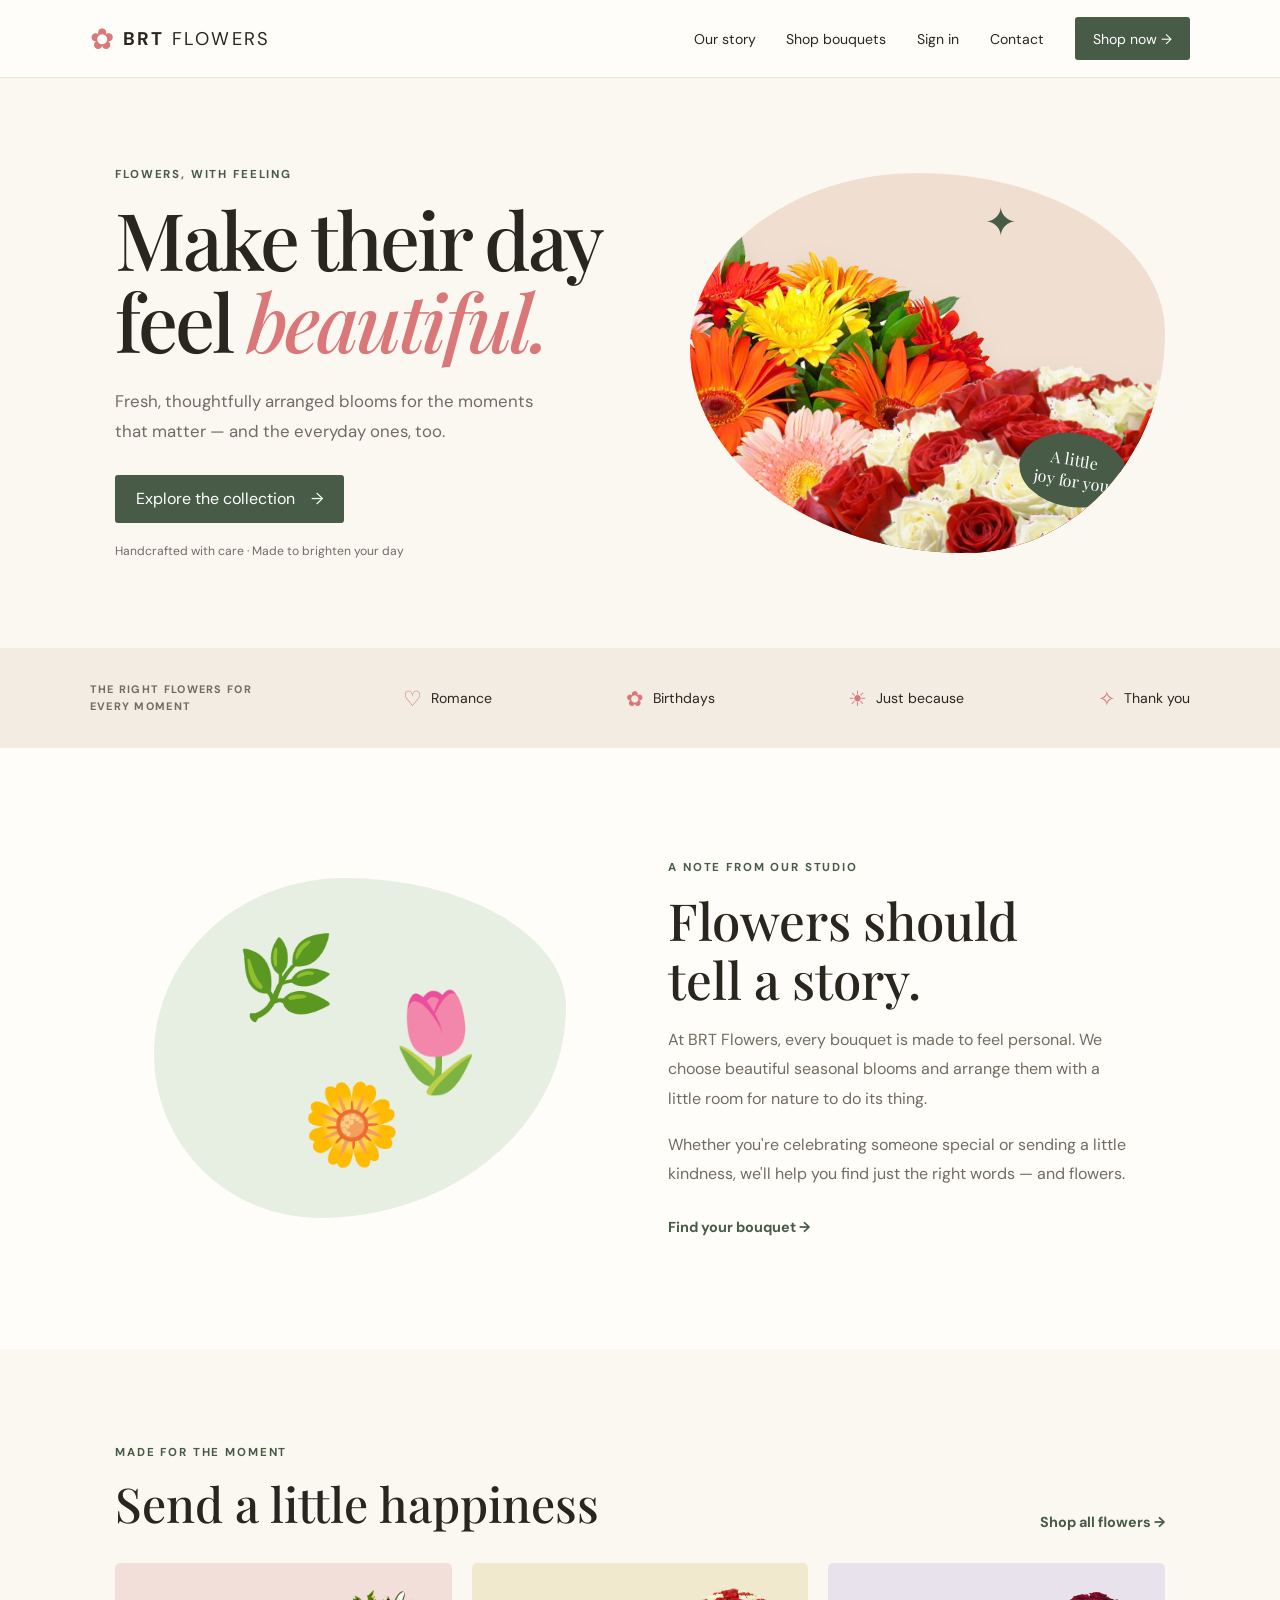
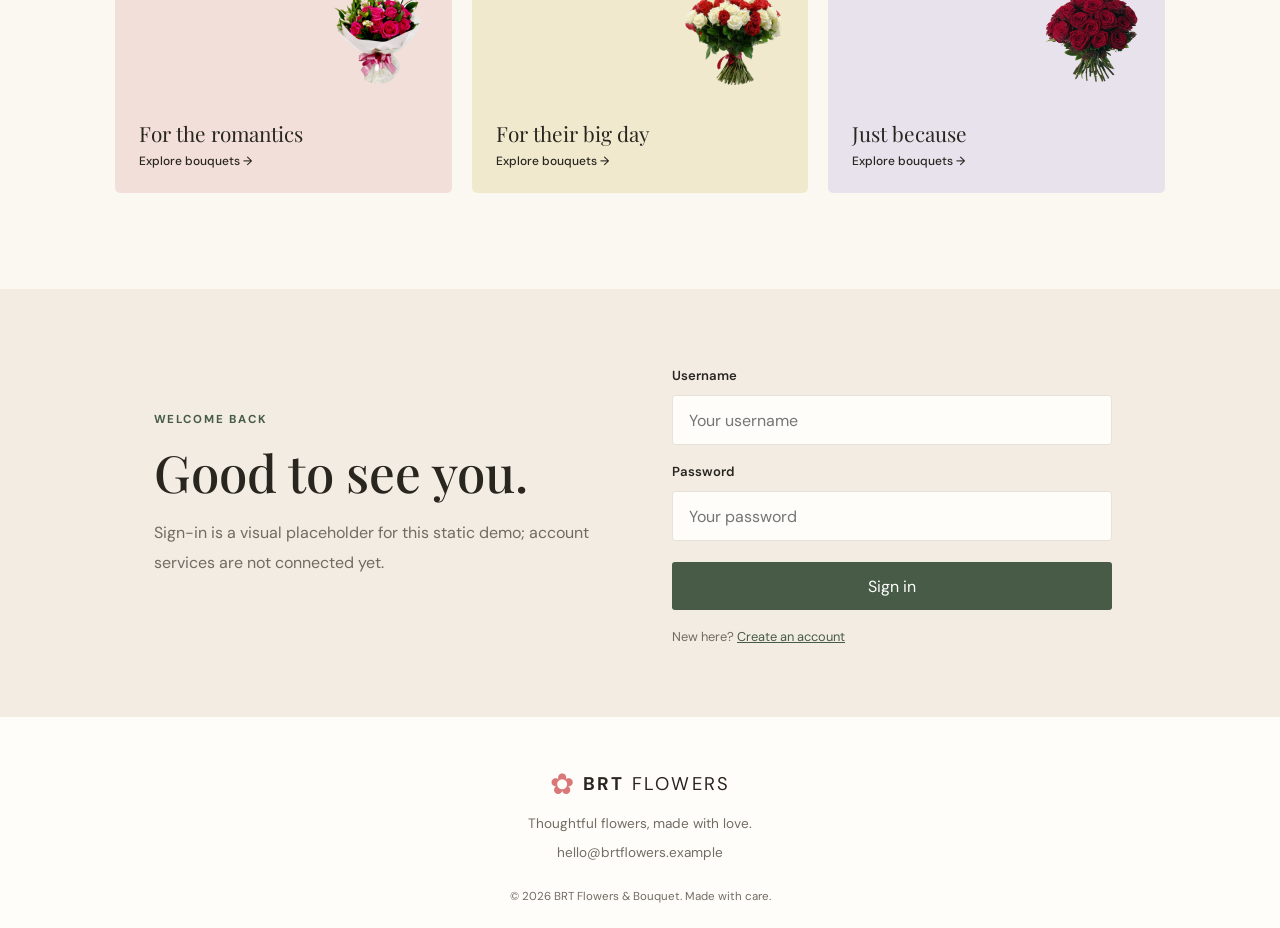
<file: index.html>
<!DOCTYPE html>
<html lang="en">
<head>
    <meta charset="UTF-8">
    <meta name="viewport" content="width=device-width, initial-scale=1.0">
    <meta name="description" content="Thoughtful, hand-designed flower bouquets for every occasion.">
    <title>BRT Flowers &amp; Bouquet</title>
    <link rel="preconnect" href="https://fonts.googleapis.com">
    <link rel="preconnect" href="https://fonts.gstatic.com" crossorigin>
    <link href="https://fonts.googleapis.com/css2?family=DM+Sans:wght@400;500;600;700&family=Playfair+Display:wght@500;600;700&display=swap" rel="stylesheet">
    <link rel="stylesheet" href="style.css">
</head>
<body>
    <header class="site-header">
        <a class="brand" href="index.html" aria-label="BRT Flowers home"><span class="brand-mark">✿</span> BRT <span>FLOWERS</span></a>
        <button class="menu-toggle" type="button" aria-expanded="false" aria-controls="primary-navigation" aria-label="Open navigation">
            <span></span><span></span><span></span>
        </button>
        <nav class="site-nav" id="primary-navigation" aria-label="Main navigation">
            <a href="#about">Our story</a>
            <a href="flower.html">Shop bouquets</a>
            <a href="#sign-in">Sign in</a>
            <a href="#contact">Contact</a>
            <a class="nav-cta" href="flower.html">Shop now <span aria-hidden="true">→</span></a>
        </nav>
    </header>

    <main>
        <section class="hero">
            <div class="hero-copy">
                <p class="eyebrow">FLOWERS, WITH FEELING</p>
                <h1>Make their day<br>feel <em>beautiful.</em></h1>
                <p class="hero-intro">Fresh, thoughtfully arranged blooms for the moments that matter — and the everyday ones, too.</p>
                <a class="button button-dark" href="flower.html">Explore the collection <span aria-hidden="true">→</span></a>
                <p class="hero-note">Handcrafted with care · Made to brighten your day</p>
            </div>
            <div class="hero-art" aria-label="A cheerful bouquet of flowers">
                <span class="hero-sticker">A little<br>joy for you</span>
                <span class="hero-flower hero-flower-one" aria-hidden="true"><img src="/Products/pngegg (4).png" alt=""></span>
                <span class="hero-flower hero-flower-two" aria-hidden="true"><img src="/Products/pngegg (6).png" alt=""></span>
                <span class="hero-flower hero-flower-three" aria-hidden="true"><img src="/Products/pngegg (12).png" alt=""></span>
                <span class="hero-flower hero-flower-four" aria-hidden="true"><img src="/Products/pngegg (8).png" alt=""></span>
                <span class="hero-leaf" aria-hidden="true">✦</span>
            </div>
        </section>

        <section class="occasion-strip" aria-label="Shop by occasion">
            <p>THE RIGHT FLOWERS FOR EVERY MOMENT</p>
            <div><span>♡</span> Romance</div>
            <div><span>✿</span> Birthdays</div>
            <div><span>☀</span> Just because</div>
            <div><span>✧</span> Thank you</div>
        </section>

        <section class="story-section" id="about">
            <div class="story-illustration" aria-hidden="true"><span>🌿</span><span>🌷</span><span>🌼</span></div>
            <div class="story-copy">
                <p class="eyebrow">A NOTE FROM OUR STUDIO</p>
                <h2>Flowers should<br>tell a story.</h2>
                <p>At BRT Flowers, every bouquet is made to feel personal. We choose beautiful seasonal blooms and arrange them with a little room for nature to do its thing.</p>
                <p>Whether you're celebrating someone special or sending a little kindness, we'll help you find just the right words — and flowers.</p>
                <a class="text-link" href="flower.html">Find your bouquet <span aria-hidden="true">→</span></a>
            </div>
        </section>

        <section class="featured-section">
            <div class="section-heading">
                <div><p class="eyebrow">MADE FOR THE MOMENT</p><h2>Send a little happiness</h2></div>
                <a class="text-link" href="flower.html">Shop all flowers <span aria-hidden="true">→</span></a>
            </div>
            <div class="featured-grid">
                <a class="featured-card featured-pink" href="flower.html"><span class="featured-emoji" aria-hidden="true"><img src="/Products/pngegg (10).png" height="100" width="100"></span><span>For the romantics <b>Explore bouquets →</b></span></a>
                <a class="featured-card featured-yellow" href="flower.html"><span class="featured-emoji" aria-hidden="true"><img src="/Products/pngegg (8).png" height="100" width="100"></span><span>For their big day <b>Explore bouquets →</b></span></a>
                <a class="featured-card featured-lilac" href="flower.html"><span class="featured-emoji" aria-hidden="true"><img src="/Products/pngegg (7).png" height="100" width="100"></span><span>Just because <b>Explore bouquets →</b></span></a>
            </div>
        </section>

        <section class="signin-section" id="sign-in">
            <div><p class="eyebrow">WELCOME BACK</p><h2>Good to see you.</h2><p>Sign-in is a visual placeholder for this static demo; account services are not connected yet.</p></div>
            <form class="signin-form">
                <label for="username">Username</label>
                <input id="username" name="username" type="text" placeholder="Your username" autocomplete="username">
                <label for="password">Password</label>
                <input id="password" name="password" type="password" placeholder="Your password" autocomplete="current-password">
                <button class="button button-dark" type="button">Sign in</button>
                <p class="form-note">New here? <a href="signUP.html">Create an account</a></p>
            </form>
        </section>
    </main>

    <footer class="site-footer" id="contact">
        <a class="brand footer-brand" href="index.html"><span class="brand-mark">✿</span> BRT <span>FLOWERS</span></a>
        <p>Thoughtful flowers, made with love.</p>
        <a href="mailto:hello@brtflowers.example">hello@brtflowers.example</a>
        <small>© 2026 BRT Flowers &amp; Bouquet. Made with care.</small>
    </footer>
  
    <script src="app.js" defer></script>
</body>
</html>
</file>
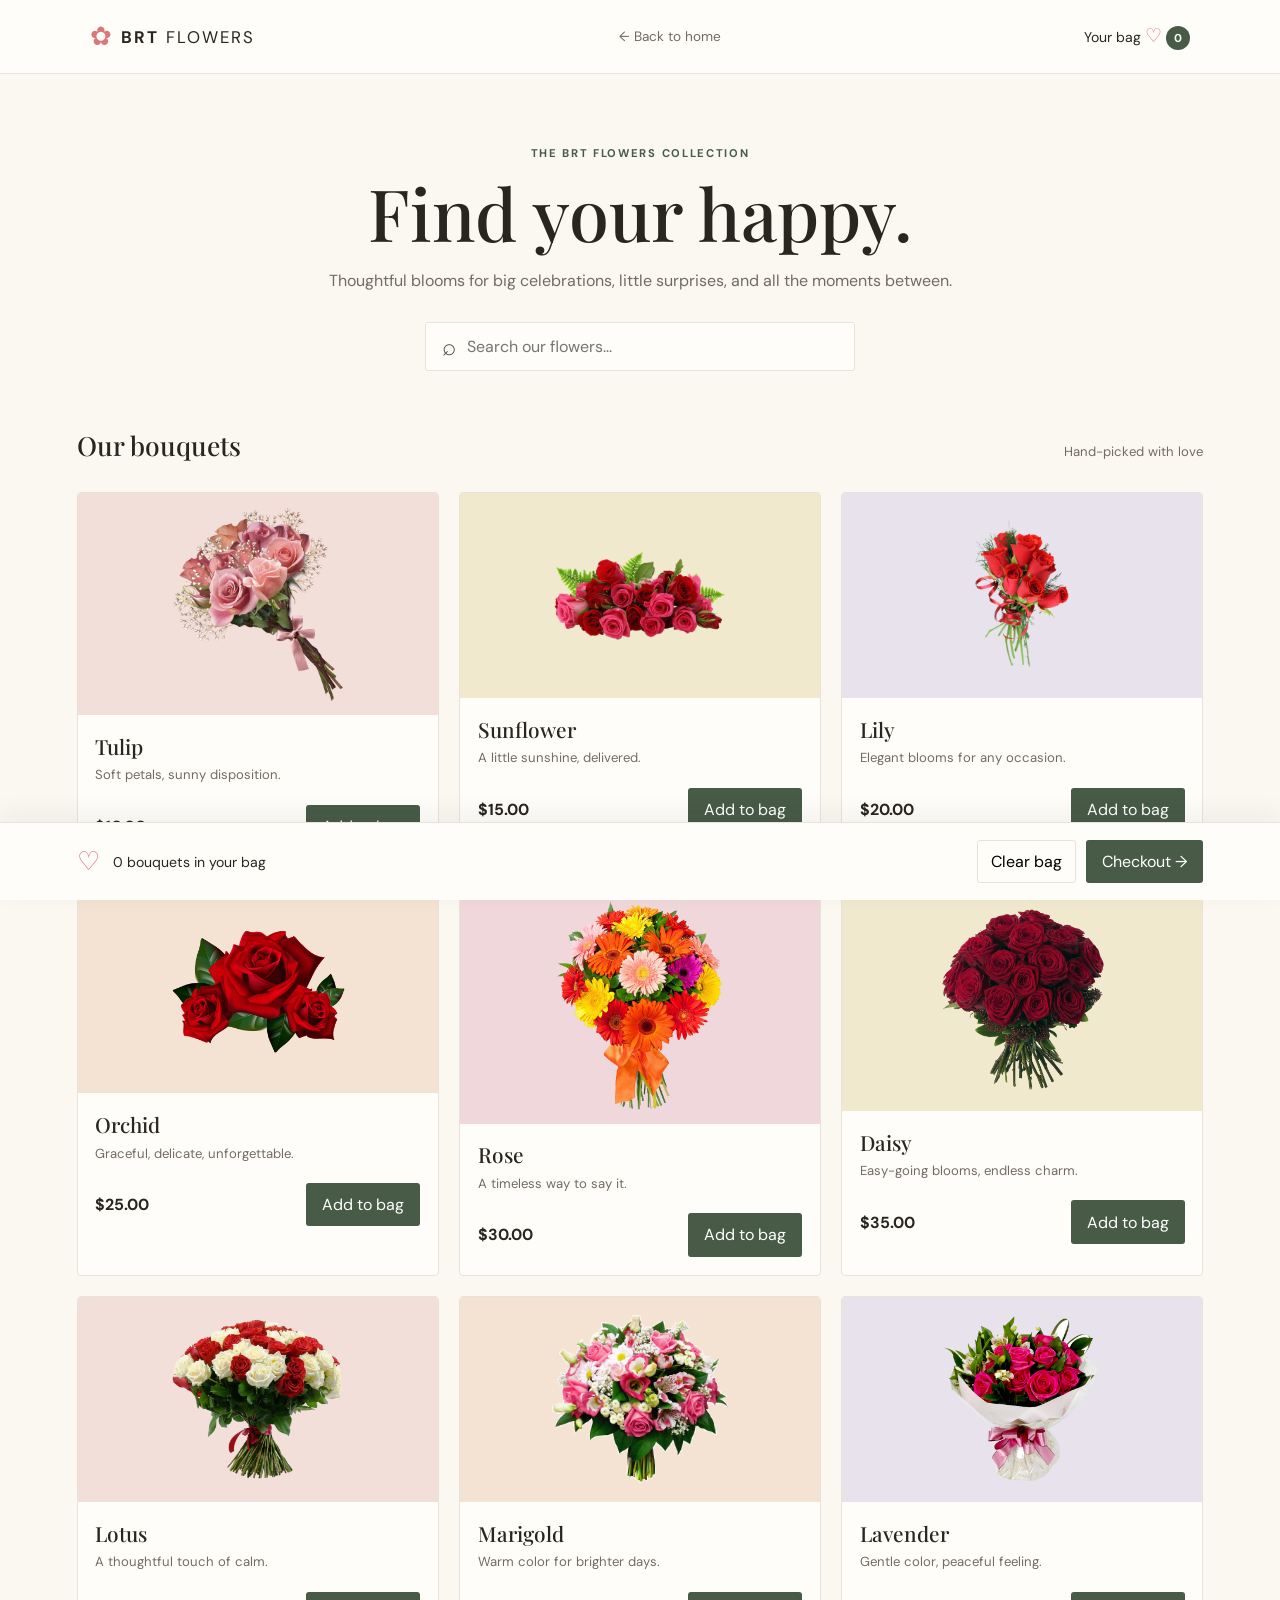
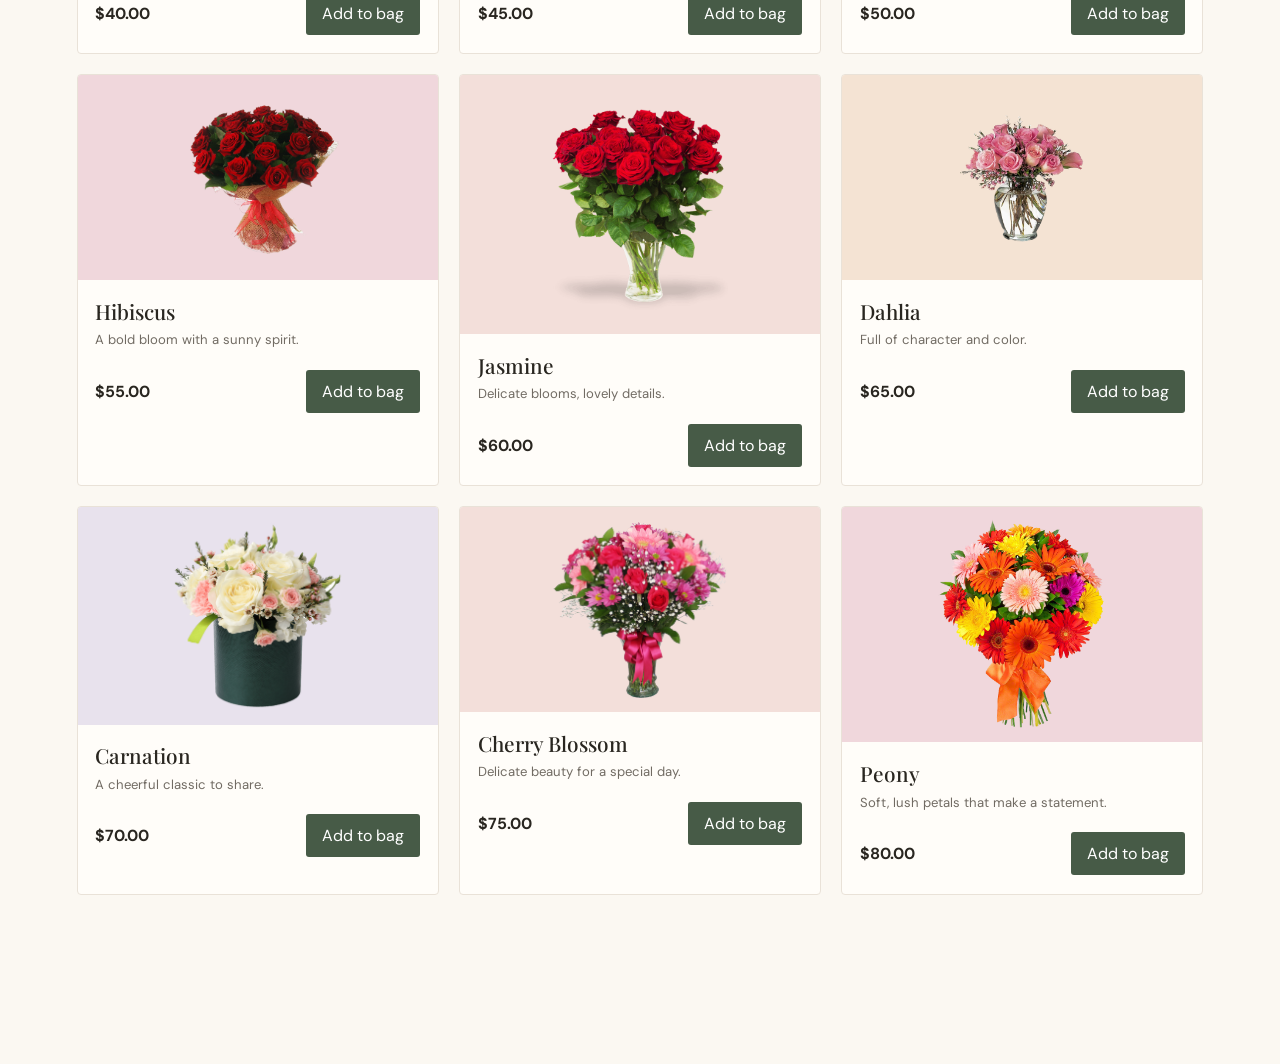
<file: flower.html>
<!DOCTYPE html>
<html lang="en">
<head>
    <meta charset="UTF-8">
    <meta name="viewport" content="width=device-width, initial-scale=1.0">
    <meta name="description" content="Browse fresh flower bouquets at BRT Flowers.">
    <title>Shop Flowers | BRT Flowers</title>
    <link rel="preconnect" href="https://fonts.googleapis.com">
    <link rel="preconnect" href="https://fonts.gstatic.com" crossorigin>
    <link href="https://fonts.googleapis.com/css2?family=DM+Sans:wght@400;500;600;700&family=Playfair+Display:wght@500;600;700&display=swap" rel="stylesheet">
    <link rel="stylesheet" href="flowers.css">
</head>
<body>
    <header class="shop-header">
        <a class="brand" href="index.html"><span aria-hidden="true">✿</span> BRT <span>FLOWERS</span></a>
        <a class="back-link" href="index.html">← Back to home</a>
        <a class="cart-link" href="#cart" aria-label="Cart, 0 items">Your bag <span aria-hidden="true">♡</span> <b class="cart-count" aria-live="polite">0</b></a>
    </header>
    <main>
        <section class="shop-intro">
            <p class="eyebrow">THE BRT FLOWERS COLLECTION</p>
            <h1>Find your happy.</h1>
            <p>Thoughtful blooms for big celebrations, little surprises, and all the moments between.</p>
            <label class="search-box">
                <span aria-hidden="true">⌕</span>
                <span class="sr-only">Search bouquets</span>
                <input type="search" id="text-input" placeholder="Search our flowers..." autocomplete="off">
            </label>
            <p class="search-empty" hidden>No bouquets match that search. Try another flower.</p>
        </section>

        <section class="products-section" aria-label="Bouquets">
            <div class="products-heading"><h2>Our bouquets</h2><p>Hand-picked with love</p></div>
            <div class="flowers-container">
                <article class="product-card" data-name="Tulip"><div class="product-art art-pink" aria-hidden="true"><img src="/Products/pngegg (1).png " ></div><div class="product-info"><h3>Tulip</h3><p>Soft petals, sunny disposition.</p><div class="product-buy"><span>$10.00</span><button class="add-to-cart" type="button" data-id="tulip" data-name="Tulip" data-price="10">Add to bag</button></div></div></article>
                <article class="product-card" data-name="Sunflower"><div class="product-art art-yellow" aria-hidden="true"><img src="/Products/pngegg (2).png" alt=""></div><div class="product-info"><h3>Sunflower</h3><p>A little sunshine, delivered.</p><div class="product-buy"><span>$15.00</span><button class="add-to-cart" type="button" data-id="sunflower" data-name="Sunflower" data-price="15">Add to bag</button></div></div></article>
                <article class="product-card" data-name="Lily"><div class="product-art art-lilac" aria-hidden="true"><img src="/Products/pngegg (3).png" alt=""></div><div class="product-info"><h3>Lily</h3><p>Elegant blooms for any occasion.</p><div class="product-buy"><span>$20.00</span><button class="add-to-cart" type="button" data-id="lily" data-name="Lily" data-price="20">Add to bag</button></div></div></article>
                <article class="product-card" data-name="Orchid"><div class="product-art art-peach" aria-hidden="true"><img src="/Products/pngegg (4).png" alt=""></div><div class="product-info"><h3>Orchid</h3><p>Graceful, delicate, unforgettable.</p><div class="product-buy"><span>$25.00</span><button class="add-to-cart" type="button" data-id="orchid" data-name="Orchid" data-price="25">Add to bag</button></div></div></article>
                <article class="product-card" data-name="Rose"><div class="product-art art-rose" aria-hidden="true"><img src="/Products/pngegg (6).png" alt=""></div><div class="product-info"><h3>Rose</h3><p>A timeless way to say it.</p><div class="product-buy"><span>$30.00</span><button class="add-to-cart" type="button" data-id="rose" data-name="Rose" data-price="30">Add to bag</button></div></div></article>
                <article class="product-card" data-name="Daisy"><div class="product-art art-yellow" aria-hidden="true"><img src="/Products/pngegg (7).png" alt=""></div><div class="product-info"><h3>Daisy</h3><p>Easy-going blooms, endless charm.</p><div class="product-buy"><span>$35.00</span><button class="add-to-cart" type="button" data-id="daisy" data-name="Daisy" data-price="35">Add to bag</button></div></div></article>
                <article class="product-card" data-name="Lotus"><div class="product-art art-pink" aria-hidden="true"><img src="/Products/pngegg (8).png" alt=""></div><div class="product-info"><h3>Lotus</h3><p>A thoughtful touch of calm.</p><div class="product-buy"><span>$40.00</span><button class="add-to-cart" type="button" data-id="lotus" data-name="Lotus" data-price="40">Add to bag</button></div></div></article>
                <article class="product-card" data-name="Marigold"><div class="product-art art-peach" aria-hidden="true"><img src="/Products/pngegg (9).png" alt=""></div><div class="product-info"><h3>Marigold</h3><p>Warm color for brighter days.</p><div class="product-buy"><span>$45.00</span><button class="add-to-cart" type="button" data-id="marigold" data-name="Marigold" data-price="45">Add to bag</button></div></div></article>
                <article class="product-card" data-name="Lavender"><div class="product-art art-lilac" aria-hidden="true"><img src="/Products/pngegg (10).png" alt=""></div><div class="product-info"><h3>Lavender</h3><p>Gentle color, peaceful feeling.</p><div class="product-buy"><span>$50.00</span><button class="add-to-cart" type="button" data-id="lavender" data-name="Lavender" data-price="50">Add to bag</button></div></div></article>
                <article class="product-card" data-name="Hibiscus"><div class="product-art art-rose" aria-hidden="true"><img src="/Products/pngegg (11).png" alt=""></div><div class="product-info"><h3>Hibiscus</h3><p>A bold bloom with a sunny spirit.</p><div class="product-buy"><span>$55.00</span><button class="add-to-cart" type="button" data-id="hibiscus" data-name="Hibiscus" data-price="55">Add to bag</button></div></article>
                <article class="product-card" data-name="Jasmine"><div class="product-art art-pink" aria-hidden="true"><img src="/Products/pngegg (12).png" alt=""></div><div class="product-info"><h3>Jasmine</h3><p>Delicate blooms, lovely details.</p><div class="product-buy"><span>$60.00</span><button class="add-to-cart" type="button" data-id="jasmine" data-name="Jasmine" data-price="60">Add to bag</button></div></div></article>
                <article class="product-card" data-name="Dahlia"><div class="product-art art-peach" aria-hidden="true"><img src="/Products/pngegg (13).png" alt=""></div><div class="product-info"><h3>Dahlia</h3><p>Full of character and color.</p><div class="product-buy"><span>$65.00</span><button class="add-to-cart" type="button" data-id="dahlia" data-name="Dahlia" data-price="65">Add to bag</button></div></div></article>
                <article class="product-card" data-name="Carnation"><div class="product-art art-lilac" aria-hidden="true"><img src="Products/pngegg (14).png" alt=""></div><div class="product-info"><h3>Carnation</h3><p>A cheerful classic to share.</p><div class="product-buy"><span>$70.00</span><button class="add-to-cart" type="button" data-id="carnation" data-name="Carnation" data-price="70">Add to bag</button></div></div></article>
                <article class="product-card" data-name="Cherry Blossom"><div class="product-art art-pink" aria-hidden="true"><img src="/Products/pngegg (15).png" alt=""></div><div class="product-info"><h3>Cherry Blossom</h3><p>Delicate beauty for a special day.</p><div class="product-buy"><span>$75.00</span><button class="add-to-cart" type="button" data-id="cherry-blossom" data-name="Cherry Blossom" data-price="75">Add to bag</button></div></div></article>
                <article class="product-card" data-name="Peony"><div class="product-art art-rose" aria-hidden="true"><img src="/Products/pngegg (6).png" alt=""></div><div class="product-info"><h3>Peony</h3><p>Soft, lush petals that make a statement.</p><div class="product-buy"><span>$80.00</span><button class="add-to-cart" type="button" data-id="peony" data-name="Peony" data-price="80">Add to bag</button></div></div></article>
            </div>
        </section>
    </main>
    <aside class="cart-panel" id="cart" aria-label="Shopping bag">
        <div><span class="cart-icon" aria-hidden="true">♡</span><span class="cart-summary">0 bouquets in your bag</span></div>
        <div class="cart-actions"><button class="clear-cart" type="button">Clear bag</button><button class="checkout-button" type="button">Checkout <span aria-hidden="true">→</span></button></div>
    </aside>
    <div class="toast" role="status" aria-live="polite"></div>
    <script src="app.js" defer></script>
</body>
</html>
</file>
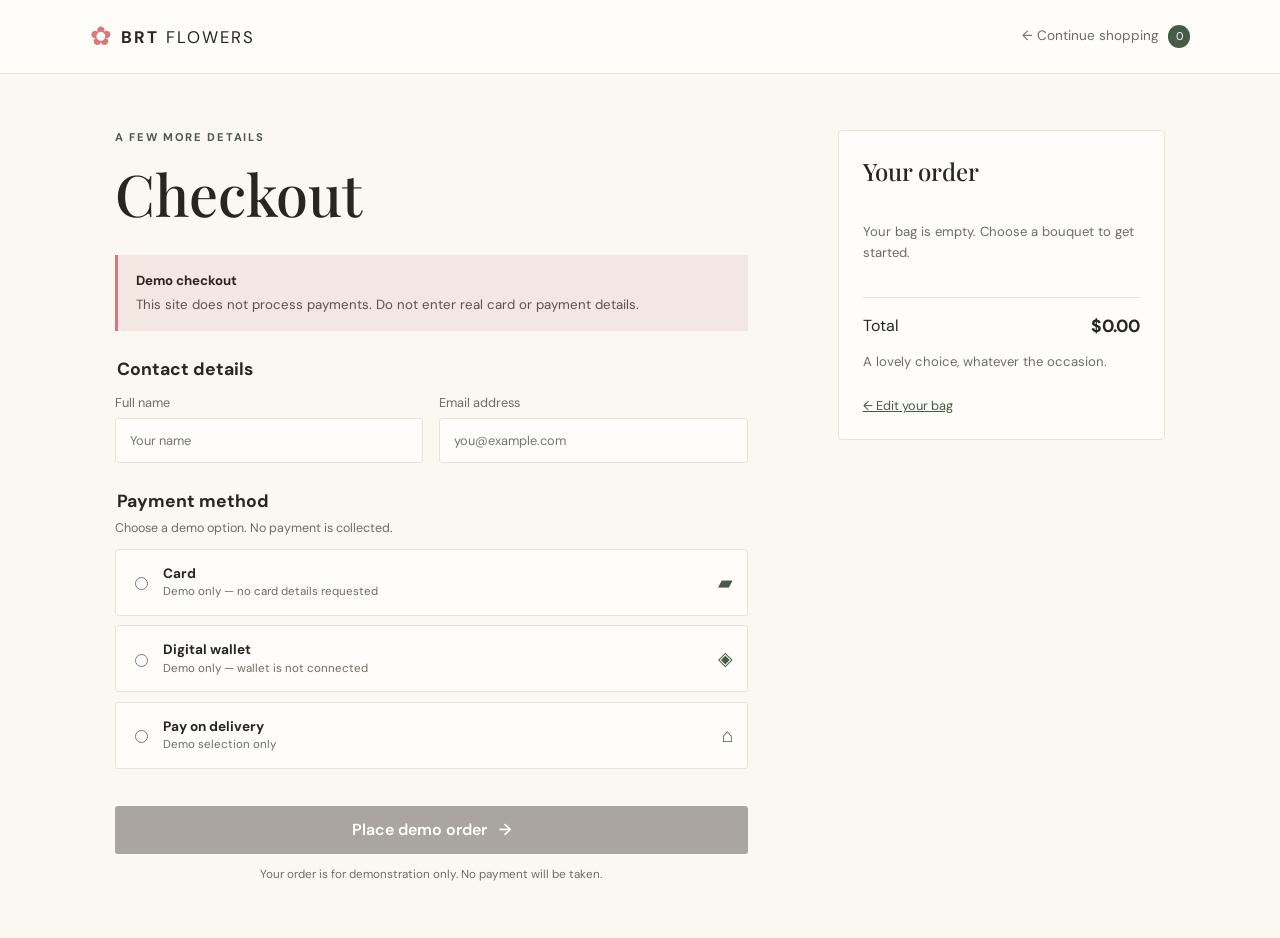
<file: payment.html>
<!DOCTYPE html>
<html lang="en">
<head>
    <meta charset="UTF-8">
    <meta name="viewport" content="width=device-width, initial-scale=1.0">
    <meta name="description" content="Review your BRT Flowers order in our demo checkout.">
    <title>Checkout | BRT Flowers</title>
    <link rel="preconnect" href="https://fonts.googleapis.com">
    <link rel="preconnect" href="https://fonts.gstatic.com" crossorigin>
    <link href="https://fonts.googleapis.com/css2?family=DM+Sans:wght@400;500;600;700&family=Playfair+Display:wght@500;600;700&display=swap" rel="stylesheet">
    <link rel="stylesheet" href="payment.css">
</head>
<body>
    <header class="checkout-header">
        <a class="brand" href="index.html"><span aria-hidden="true">✿</span> BRT <span>FLOWERS</span></a>
        <a class="return-link" href="flower.html">← Continue shopping <span class="payment-cart-count">0</span></a>
    </header>
    <main class="checkout-layout">
        <section class="checkout-main">
            <p class="eyebrow">A FEW MORE DETAILS</p>
            <h1>Checkout</h1>
            <div class="demo-notice" role="note">
                <strong>Demo checkout</strong>
                <span>This site does not process payments. Do not enter real card or payment details.</span>
            </div>
            <form class="payment-form">
                <fieldset>
                    <legend>Contact details</legend>
                    <div class="field-grid">
                        <label>Full name<input name="name" type="text" autocomplete="name" placeholder="Your name" required></label>
                        <label>Email address<input name="email" type="email" autocomplete="email" placeholder="you@example.com" required></label>
                    </div>
                </fieldset>
                <fieldset>
                    <legend>Payment method</legend>
                    <p class="field-hint">Choose a demo option. No payment is collected.</p>
                    <label class="payment-option"><input type="radio" name="payment-method" value="card" required><span><b>Card</b><small>Demo only — no card details requested</small></span><span class="option-icon" aria-hidden="true">▰</span></label>
                    <label class="payment-option"><input type="radio" name="payment-method" value="wallet"><span><b>Digital wallet</b><small>Demo only — wallet is not connected</small></span><span class="option-icon" aria-hidden="true">◈</span></label>
                    <label class="payment-option"><input type="radio" name="payment-method" value="delivery"><span><b>Pay on delivery</b><small>Demo selection only</small></span><span class="option-icon" aria-hidden="true">⌂</span></label>
                </fieldset>
                <button class="place-order" type="submit">Place demo order <span aria-hidden="true">→</span></button>
                <p class="checkout-footnote">Your order is for demonstration only. No payment will be taken.</p>
            </form>
            <section class="payment-confirmation" tabindex="-1" aria-live="polite" hidden>
                <span class="confirmation-icon" aria-hidden="true">✓</span>
                <h2>Thanks for your demo order!</h2>
                <p>No payment was taken and no order was sent to a store.</p>
                <a class="return-button" href="flower.html">Back to bouquets</a>
            </section>
        </section>
        <aside class="order-card" aria-label="Order summary">
            <h2>Your order</h2>
            <div class="order-items"></div>
            <div class="order-total-row"><span>Total</span><strong class="order-total">$0.00</strong></div>
            <p class="order-note">A lovely choice, whatever the occasion.</p>
            <a href="flower.html">← Edit your bag</a>
        </aside>
    </main>
    <script src="app.js" defer></script>
</body>
</html>
</file>
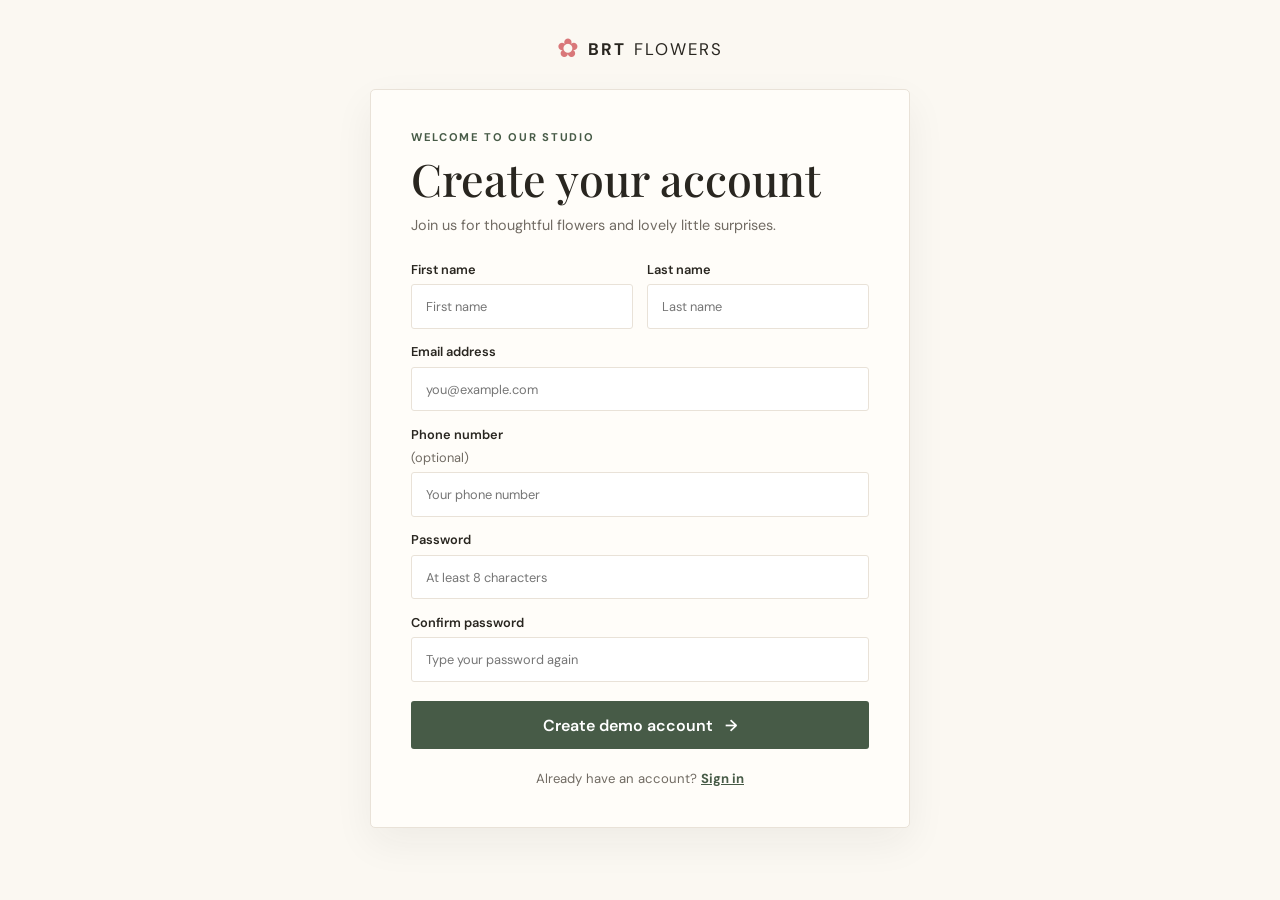
<file: signUP.html>
<!DOCTYPE html>
<html lang="en">
<head>
    <meta charset="UTF-8">
    <meta name="viewport" content="width=device-width, initial-scale=1.0">
    <meta name="description" content="Create a BRT Flowers account.">
    <title>Create an Account | BRT Flowers</title>
    <link rel="preconnect" href="https://fonts.googleapis.com">
    <link rel="preconnect" href="https://fonts.gstatic.com" crossorigin>
    <link href="https://fonts.googleapis.com/css2?family=DM+Sans:wght@400;500;600;700&family=Playfair+Display:wght@500;600;700&display=swap" rel="stylesheet">
    <link rel="stylesheet" href="sign.css">
</head>
<body>
    <main class="signup-page">
        <a class="brand" href="index.html"><span aria-hidden="true">✿</span> BRT <span>FLOWERS</span></a>
        <section class="signup-card">
            <p class="eyebrow">WELCOME TO OUR STUDIO</p>
            <h1>Create your account</h1>
            <p class="intro">Join us for thoughtful flowers and lovely little surprises.</p>
            <form class="signup-form">
                <div class="field-grid">
                    <label>First name<input name="first-name" type="text" autocomplete="given-name" placeholder="First name" required></label>
                    <label>Last name<input name="last-name" type="text" autocomplete="family-name" placeholder="Last name" required></label>
                </div>
                <label>Email address<input name="email" type="email" autocomplete="email" placeholder="you@example.com" required></label>
                <label>Phone number <span class="optional">(optional)</span><input name="phone" type="tel" autocomplete="tel" placeholder="Your phone number"></label>
                <label>Password<input id="signup-password" name="password" type="password" autocomplete="new-password" minlength="8" placeholder="At least 8 characters" required></label>
                <label>Confirm password<input id="confirm-password" name="confirm-password" type="password" autocomplete="new-password" minlength="8" placeholder="Type your password again" required></label>
                <button class="button" type="submit">Create demo account <span aria-hidden="true">→</span></button>
                <p class="signup-status" role="status" hidden></p>
            </form>
            <p class="signin-link">Already have an account? <a href="index.html#sign-in">Sign in</a></p>
        </section>
    </main>
    <script src="app.js" defer></script>
</body>
</html>
</file>
<file: style.css>
:root {
    color-scheme: light;
    --ink: #292620;
    --muted: #716b63;
    --cream: #fbf8f2;
    --paper: #fffdf9;
    --rose: #d97779;
    --green: #475b47;
    --line: #e9e2d8;
    font-family: "DM Sans", sans-serif;
    color: var(--ink);
    background: var(--cream);
    font-synthesis: none;
    text-rendering: optimizeLegibility;
}

* { box-sizing: border-box; }
html { scroll-behavior: smooth; }
body { margin: 0; min-width: 320px; }
a { color: inherit; text-decoration: none; }
button, input { font: inherit; }
.site-header {
    min-height: 78px;
    padding: 0 clamp(1.25rem, 7vw, 7rem);
    display: flex;
    align-items: center;
    justify-content: space-between;
    gap: 2rem;
    background: var(--paper);
    border-bottom: 1px solid var(--line);
}
.brand { display: inline-flex; align-items: center; gap: .45rem; font-size: 1.15rem; font-weight: 700; letter-spacing: .12em; white-space: nowrap; }
.brand > span:last-child { font-weight: 400; }
.brand-mark { color: var(--rose); font-size: 1.8rem; }
.site-nav { display: flex; align-items: center; gap: clamp(1rem, 2.4vw, 2.4rem); font-size: .88rem; }
.site-nav a:not(.nav-cta):hover, .text-link:hover { color: var(--rose); }
.nav-cta { padding: .8rem 1.15rem; color: white; background: var(--green); border-radius: 3px; }
.nav-cta:hover, .button-dark:hover { background: #334433; }
.menu-toggle { display: none; }

.hero {
    max-width: 1440px;
    min-height: 570px;
    margin: auto;
    padding: 4rem clamp(1.5rem, 9vw, 9rem);
    display: grid;
    grid-template-columns: 1fr .9fr;
    align-items: center;
    gap: 3rem;
}
.hero-copy { max-width: 530px; }
.eyebrow { margin: 0 0 1rem; color: var(--green); font-size: .72rem; font-weight: 700; letter-spacing: .16em; }
h1, h2 { font-family: "Playfair Display", Georgia, serif; font-weight: 500; }
.hero h1 { margin: 0; font-size: clamp(3rem, 6.2vw, 5.3rem); line-height: 1.03; letter-spacing: -.04em; }
.hero h1 em { color: var(--rose); font-weight: 500; }
.hero-intro { max-width: 420px; margin: 1.5rem 0 1.8rem; color: var(--muted); font-size: 1.05rem; line-height: 1.8; }
.button { min-height: 48px; display: inline-flex; align-items: center; justify-content: center; gap: 1rem; padding: .85rem 1.3rem; border: 0; border-radius: 3px; cursor: pointer; }
.button-dark { color: white; background: var(--green); }
.hero-note { margin: 1.25rem 0 0; color: var(--muted); font-size: .76rem; }
.hero-art { position: relative; min-height: 380px; border-radius: 48% 52% 42% 58% / 46% 42% 58% 54%; background: #f0dfd1; overflow: hidden; }
.hero-art::before, .hero-art::after { position: absolute; content: ""; border: 1px solid rgba(71, 91, 71, .3); border-radius: 50%; }
.hero-art::before { width: 62%; height: 75%; left: 18%; bottom: -28%; transform: rotate(20deg); }
.hero-art::after { width: 30%; height: 57%; left: 37%; bottom: -16%; transform: rotate(-15deg); }
.hero-flower { position: absolute; z-index: 1; font-size: clamp(4rem, 9vw, 7rem); filter: drop-shadow(0 10px 12px rgba(80, 46, 34, .12)); }
.hero-flower-one { top: 14%; left: 25%; transform: rotate(-12deg); }
.hero-flower-two { top: 16%; right: 19%; transform: rotate(10deg); }
.hero-flower-three { top: 43%; left: 42%; transform: rotate(8deg); }
.hero-flower-four { top: 48%; left: 15%; transform: rotate(-10deg); }
.hero-sticker { position: absolute; z-index: 2; right: 8%; bottom: 12%; padding: 1rem; border-radius: 50%; color: white; background: var(--green); font-family: "Playfair Display", Georgia, serif; text-align: center; transform: rotate(9deg); }
.hero-leaf { position: absolute; top: 6%; right: 31%; color: var(--green); font-size: 2.5rem; }

.occasion-strip { min-height: 100px; padding: 1.4rem clamp(1rem, 7vw, 7rem); display: flex; align-items: center; justify-content: space-between; gap: 1.5rem; background: #f2ece2; }
.occasion-strip p { max-width: 180px; margin: 0; color: var(--muted); font-size: .68rem; font-weight: 700; letter-spacing: .12em; line-height: 1.6; }
.occasion-strip div { display: flex; align-items: center; gap: .55rem; font-size: .88rem; }
.occasion-strip span { color: var(--rose); font-size: 1.3rem; }

.story-section { padding: 7rem clamp(1.5rem, 12vw, 12rem); display: grid; grid-template-columns: .9fr 1fr; align-items: center; gap: clamp(2rem, 8vw, 8rem); background: var(--paper); }
.story-illustration { min-height: 340px; position: relative; display: grid; place-items: center; background: #e7eee2; border-radius: 46% 54% 60% 40% / 52% 38% 62% 48%; }
.story-illustration span { position: absolute; font-size: 5rem; }
.story-illustration span:nth-child(1) { top: 14%; left: 20%; }
.story-illustration span:nth-child(2) { top: 30%; right: 17%; font-size: 6rem; }
.story-illustration span:nth-child(3) { bottom: 12%; left: 36%; }
.story-copy h2, .section-heading h2, .signin-section h2 { margin: 0 0 1rem; font-size: clamp(2.2rem, 4vw, 3.4rem); line-height: 1.15; }
.story-copy > p:not(.eyebrow), .signin-section > div > p:not(.eyebrow) { color: var(--muted); line-height: 1.85; }
.text-link { display: inline-block; margin-top: .8rem; color: var(--green); font-size: .9rem; font-weight: 700; }

.featured-section { padding: 6rem clamp(1.5rem, 9vw, 9rem); }
.section-heading { display: flex; align-items: end; justify-content: space-between; gap: 1rem; margin-bottom: 2rem; }
.section-heading h2 { margin-bottom: 0; font-size: clamp(2rem, 4vw, 3rem); }
.featured-grid { display: grid; grid-template-columns: repeat(3, 1fr); gap: 1.25rem; }
.featured-card { min-height: 230px; padding: 1.5rem; display: flex; flex-direction: column; justify-content: space-between; border-radius: 5px; }
.featured-pink { background: #f3dfda; }
.featured-yellow { background: #f0e9ce; }
.featured-lilac { background: #e8e2ed; }
.featured-emoji { align-self: flex-end; font-size: 5rem; }
.featured-card > span:last-child { display: flex; flex-direction: column; gap: .35rem; font-family: "Playfair Display", Georgia, serif; font-size: 1.3rem; }
.featured-card b { font-family: "DM Sans", sans-serif; font-size: .75rem; font-weight: 500; }

.signin-section { padding: 4.5rem clamp(1.5rem, 12vw, 12rem); display: grid; grid-template-columns: 1fr 1fr; gap: 4rem; align-items: center; background: #f2ece2; }
.signin-form { max-width: 440px; display: grid; gap: .7rem; }
.signin-form label { margin-top: .4rem; font-size: .82rem; font-weight: 600; }
.signin-form input { width: 100%; padding: .85rem 1rem; border: 1px solid var(--line); border-radius: 3px; background: var(--paper); }
.signin-form .button { margin-top: .6rem; }
.form-note { margin: .4rem 0 0; color: var(--muted); font-size: .8rem; }
.form-note a { color: var(--green); text-decoration: underline; }
.site-footer { padding: 3rem 1.5rem 1.5rem; display: flex; flex-direction: column; align-items: center; gap: .75rem; text-align: center; background: var(--paper); }
.site-footer p, .site-footer a:not(.brand) { margin: 0; color: var(--muted); font-size: .85rem; }
.site-footer small { margin-top: 1rem; color: var(--muted); font-size: .72rem; }

@media (max-width: 760px) {
    .site-header { min-height: 70px; position: relative; }
    .menu-toggle { width: 42px; height: 42px; display: flex; flex-direction: column; justify-content: center; gap: 5px; padding: 9px; border: 1px solid var(--line); border-radius: 3px; background: transparent; cursor: pointer; }
    .menu-toggle span { height: 2px; width: 100%; background: var(--ink); }
    .site-nav { position: absolute; z-index: 5; top: 100%; left: 0; right: 0; display: none; padding: 1rem 1.5rem 1.5rem; flex-direction: column; align-items: stretch; gap: 0; background: var(--paper); border-bottom: 1px solid var(--line); }
    .site-nav.is-open { display: flex; }
    .site-nav a { padding: .85rem 0; }
    .site-nav .nav-cta { margin-top: .5rem; padding: .85rem 1rem; text-align: center; }
    .hero { min-height: 0; padding-top: 3.5rem; grid-template-columns: 1fr; gap: 2.5rem; }
    .hero-art { min-height: 300px; width: min(100%, 460px); justify-self: center; }
    .occasion-strip { justify-content: center; flex-wrap: wrap; }
    .occasion-strip p { flex-basis: 100%; max-width: none; text-align: center; }
    .story-section { padding-top: 4rem; padding-bottom: 4rem; grid-template-columns: 1fr; gap: 2.5rem; }
    .story-illustration { min-height: 260px; }
    .featured-grid { grid-template-columns: 1fr; }
    .featured-card { min-height: 190px; }
    .signin-section { grid-template-columns: 1fr; gap: 1rem; }
}

@media (max-width: 460px) {
    .hero h1 { font-size: 3.25rem; }
    .hero-art { min-height: 245px; }
    .hero-flower { font-size: 4rem; }
    .section-heading { align-items: start; flex-direction: column; }
    .occasion-strip div { font-size: .78rem; }
}

@media (prefers-reduced-motion: reduce) {
    html { scroll-behavior: auto; }
    *, *::before, *::after { animation-duration: .01ms !important; transition-duration: .01ms !important; }
}
</file>
<file: flowers.css>
:root {
    --ink: #292620;
    --muted: #716b63;
    --cream: #fbf8f2;
    --paper: #fffdf9;
    --rose: #d97779;
    --green: #475b47;
    --line: #e9e2d8;
    font-family: "DM Sans", sans-serif;
    color: var(--ink);
    background: var(--cream);
    font-synthesis: none;
    text-rendering: optimizeLegibility;
}
* { box-sizing: border-box; }
body { margin: 0; min-width: 320px; padding-bottom: 105px; }
img{height: 100; width: 200px; padding: 12px;}
a { color: inherit; text-decoration: none; }
button, input { font: inherit; }
.sr-only { position: absolute; width: 1px; height: 1px; padding: 0; margin: -1px; overflow: hidden; clip: rect(0, 0, 0, 0); white-space: nowrap; border: 0; }
.shop-header { min-height: 74px; padding: 0 clamp(1rem, 7vw, 7rem); display: flex; align-items: center; justify-content: space-between; gap: 1rem; background: var(--paper); border-bottom: 1px solid var(--line); }
.brand { display: inline-flex; align-items: center; gap: .45rem; font-size: 1.05rem; font-weight: 700; letter-spacing: .12em; white-space: nowrap; }
.brand > span:first-child { color: var(--rose); font-size: 1.6rem; }
.brand > span:last-child { font-weight: 400; }
.back-link { color: var(--muted); font-size: .85rem; }
.back-link:hover { color: var(--green); }
.cart-link { font-size: .88rem; }
.cart-link > span { color: var(--rose); font-size: 1.2rem; }
.cart-count { display: inline-grid; width: 1.5rem; height: 1.5rem; place-items: center; border-radius: 50%; color: white; background: var(--green); font-size: .72rem; }
.shop-intro { padding: 4.5rem 1rem 2.5rem; text-align: center; }
.eyebrow { margin: 0 0 .8rem; color: var(--green); font-size: .7rem; font-weight: 700; letter-spacing: .15em; }
.shop-intro h1 { margin: 0; font: 500 clamp(2.7rem, 6vw, 4.5rem)/1.1 "Playfair Display", Georgia, serif; }
.shop-intro > p:not(.eyebrow, .search-empty) { margin: 1rem auto 1.8rem; color: var(--muted); line-height: 1.6; }
.search-box { width: min(100%, 430px); min-height: 48px; margin: auto; padding: 0 1rem; display: flex; align-items: center; gap: .7rem; border: 1px solid var(--line); border-radius: 3px; background: var(--paper); }
.search-box > span:first-child { color: var(--green); font-size: 1.5rem; }
.search-box input { width: 100%; padding: .8rem 0; border: 0; outline: 0; background: transparent; }
.search-empty { color: var(--muted); }
.products-section { max-width: 1330px; margin: auto; padding: 1rem clamp(1rem, 6vw, 5rem) 4rem; }
.products-heading { margin: 0 0 1.2rem; display: flex; align-items: baseline; justify-content: space-between; }
.products-heading h2 { margin: 0; font: 500 1.65rem "Playfair Display", Georgia, serif; }
.products-heading p { color: var(--muted); font-size: .82rem; }
.flowers-container { display: grid; grid-template-columns: repeat(3, minmax(0, 1fr)); gap: 1.25rem; }
.product-card { overflow: hidden; border: 1px solid var(--line); border-radius: 4px; background: var(--paper); transition: transform .2s ease, box-shadow .2s ease; }
.product-card:hover { transform: translateY(-4px); box-shadow: 0 12px 30px rgba(41, 38, 32, .09); }
.product-art { min-height: 205px; display: grid; place-items: center; font-size: 5.4rem; }
.art-pink { background: #f3dfda; }
.art-yellow { background: #f0e9ce; }
.art-lilac { background: #e8e2ed; }
.art-peach { background: #f4e3d3; }
.art-rose { background: #f0d7dc; }
.product-info { padding: 1.05rem 1.1rem 1.15rem; }
.product-info h3 { margin: 0; font: 500 1.3rem "Playfair Display", Georgia, serif; }
.product-info > p { min-height: 1.4rem; margin: .4rem 0 1rem; color: var(--muted); font-size: .82rem; }
.product-buy { display: flex; align-items: center; justify-content: space-between; gap: .6rem; }
.product-buy > span { font-weight: 700; }
.add-to-cart, .checkout-button { padding: .7rem 1rem; border: 0; border-radius: 3px; color: white; background: var(--green); cursor: pointer; }
.add-to-cart:hover, .checkout-button:hover { background: #334433; }
.cart-panel { position: fixed; z-index: 4; right: 0; bottom: 0; left: 0; min-height: 78px; padding: .85rem clamp(1rem, 6vw, 5rem); display: flex; align-items: center; justify-content: space-between; gap: 1rem; background: var(--paper); border-top: 1px solid var(--line); box-shadow: 0 -8px 25px rgba(41, 38, 32, .06); }
.cart-panel > div:first-child, .cart-actions { display: flex; align-items: center; gap: .8rem; }
.cart-icon { color: var(--rose); font-size: 1.6rem; }
.cart-summary { font-size: .88rem; }
.cart-actions { gap: .65rem; }
.clear-cart { padding: .65rem .8rem; border: 1px solid var(--line); border-radius: 3px; background: transparent; cursor: pointer; }
.toast { position: fixed; z-index: 6; right: 1rem; bottom: 100px; padding: .85rem 1rem; color: white; background: var(--green); border-radius: 3px; opacity: 0; transform: translateY(8px); transition: opacity .2s ease, transform .2s ease; pointer-events: none; }
.toast.is-visible { opacity: 1; transform: translateY(0); }

@media (max-width: 820px) {
    .flowers-container { grid-template-columns: repeat(2, minmax(0, 1fr)); }
}
@media (max-width: 520px) {
    .shop-header { min-height: 64px; }
    .brand { font-size: .87rem; }
    .back-link { display: none; }
    .shop-intro { padding-top: 3rem; }
    .flowers-container { grid-template-columns: 1fr; gap: .85rem; }
    .product-card { display: grid; grid-template-columns: 38% 1fr; }
    .product-art { min-height: 150px; font-size: 3.8rem; }
    .product-info { padding: .8rem; }
    .product-info > p { min-height: 0; font-size: .76rem; }
    .add-to-cart { padding: .6rem .7rem; font-size: .8rem; }
    .cart-panel { align-items: flex-start; flex-direction: column; padding-top: .7rem; padding-bottom: .7rem; }
    body { padding-bottom: 130px; }
    .cart-actions { width: 100%; }
    .cart-actions button { flex: 1; }
    .toast { bottom: 140px; }
}
@media (prefers-reduced-motion: reduce) {
    *, *::before, *::after { transition-duration: .01ms !important; }
}
</file>
<file: payment.css>
:root {
    --ink: #292620;
    --muted: #716b63;
    --cream: #fbf8f2;
    --paper: #fffdf9;
    --rose: #d97779;
    --green: #475b47;
    --line: #e9e2d8;
    font-family: "DM Sans", sans-serif;
    color: var(--ink);
    background: var(--cream);
    font-synthesis: none;
}
* { box-sizing: border-box; }
body { margin: 0; min-width: 320px; }
a { color: inherit; text-decoration: none; }
button, input { font: inherit; }
.checkout-header { min-height: 74px; padding: 0 clamp(1rem, 7vw, 7rem); display: flex; align-items: center; justify-content: space-between; gap: 1rem; background: var(--paper); border-bottom: 1px solid var(--line); }
.brand { display: inline-flex; align-items: center; gap: .45rem; font-size: 1.05rem; font-weight: 700; letter-spacing: .12em; white-space: nowrap; }
.brand > span:first-child { color: var(--rose); font-size: 1.6rem; }
.brand > span:last-child { font-weight: 400; }
.return-link { color: var(--muted); font-size: .85rem; }
.payment-cart-count { display: inline-grid; width: 1.4rem; height: 1.4rem; margin-left: .3rem; place-items: center; border-radius: 50%; color: white; background: var(--green); font-size: .7rem; }
.checkout-layout { width: min(1050px, calc(100% - 3rem)); margin: 3.5rem auto; display: grid; grid-template-columns: minmax(0, 1.45fr) minmax(270px, .75fr); align-items: start; gap: clamp(2rem, 7vw, 6rem); }
.eyebrow { margin: 0 0 .7rem; color: var(--green); font-size: .7rem; font-weight: 700; letter-spacing: .15em; }
h1, h2 { font-family: "Playfair Display", Georgia, serif; font-weight: 500; }
.checkout-main h1 { margin: 0 0 1.5rem; font-size: clamp(2.6rem, 5vw, 3.6rem); }
.demo-notice { margin-bottom: 1.7rem; padding: 1rem 1.1rem; display: grid; gap: .25rem; border-left: 3px solid var(--rose); background: #f3e7e2; font-size: .83rem; line-height: 1.5; }
.demo-notice span { color: #5e514d; }
.payment-form fieldset { margin: 0 0 1.7rem; padding: 0; border: 0; }
.payment-form legend { margin-bottom: .85rem; font-size: 1.1rem; font-weight: 700; }
.field-grid { display: grid; grid-template-columns: 1fr 1fr; gap: 1rem; }
.field-grid label { display: grid; gap: .45rem; color: var(--muted); font-size: .8rem; }
.field-grid input { width: 100%; padding: .8rem .85rem; border: 1px solid var(--line); border-radius: 3px; background: var(--paper); color: var(--ink); }
.field-hint { margin: -.35rem 0 .8rem; color: var(--muted); font-size: .78rem; }
.payment-option { min-height: 67px; margin-bottom: .6rem; padding: .75rem .85rem; display: flex; align-items: center; gap: .8rem; border: 1px solid var(--line); border-radius: 3px; background: var(--paper); cursor: pointer; }
.payment-option:has(input:checked) { border-color: var(--green); box-shadow: inset 0 0 0 1px var(--green); }
.payment-option input { accent-color: var(--green); }
.payment-option > span:nth-of-type(1) { display: grid; gap: .15rem; }
.payment-option b { font-size: .85rem; }
.payment-option small { color: var(--muted); font-size: .72rem; }
.option-icon { margin-left: auto; color: var(--green); font-size: 1.2rem; }
.place-order, .return-button { min-height: 48px; width: 100%; padding: .8rem 1rem; display: flex; justify-content: center; align-items: center; gap: .8rem; border: 0; border-radius: 3px; color: white; background: var(--green); font-weight: 600; cursor: pointer; }
.place-order:hover, .return-button:hover { background: #334433; }
.place-order:disabled { background: #aaa69f; cursor: not-allowed; }
.checkout-footnote { margin: .75rem 0 0; color: var(--muted); text-align: center; font-size: .73rem; }
.order-card { padding: 1.5rem; background: var(--paper); border: 1px solid var(--line); border-radius: 4px; }
.order-card h2 { margin: 0 0 1.3rem; font-size: 1.5rem; }
.order-items { display: grid; gap: .9rem; }
.order-row, .order-total-row { display: flex; justify-content: space-between; gap: .8rem; font-size: .84rem; }
.order-row > span:last-child { white-space: nowrap; }
.empty-order, .order-note { color: var(--muted); font-size: .82rem; line-height: 1.6; }
.order-total-row { margin-top: 1.3rem; padding-top: 1.1rem; border-top: 1px solid var(--line); font-size: 1rem; }
.order-total-row strong { font-size: 1.1rem; }
.order-card > a { display: inline-block; margin-top: .8rem; color: var(--green); font-size: .8rem; text-decoration: underline; }
.payment-confirmation { padding: 2rem 1rem; text-align: center; }
.payment-confirmation[hidden] { display: none; }
.confirmation-icon { width: 3rem; height: 3rem; margin: auto; display: grid; place-items: center; border-radius: 50%; color: white; background: var(--green); font-size: 1.5rem; }
.payment-confirmation h2 { margin: 1rem 0 .5rem; font-size: 2rem; }
.payment-confirmation p { color: var(--muted); }
.return-button { width: auto; margin: 1.2rem auto 0; }

@media (max-width: 700px) {
    .checkout-layout { width: min(100% - 2rem, 520px); margin: 2rem auto; grid-template-columns: 1fr; gap: 1.5rem; }
    .order-card { grid-row: 1; }
}
@media (max-width: 440px) {
    .checkout-header { min-height: 64px; }
    .brand { font-size: .85rem; }
    .return-link { font-size: .75rem; }
    .field-grid { grid-template-columns: 1fr; }
}
</file>
<file: sign.css>
:root {
    --ink: #292620;
    --muted: #716b63;
    --cream: #fbf8f2;
    --paper: #fffdf9;
    --rose: #d97779;
    --green: #475b47;
    --line: #e9e2d8;
    font-family: "DM Sans", sans-serif;
    color: var(--ink);
    background: var(--cream);
    font-synthesis: none;
}
* { box-sizing: border-box; }
body { margin: 0; min-width: 320px; }
a { color: inherit; text-decoration: none; }
button, input { font: inherit; }
.signup-page { min-height: 100vh; padding: 2rem 1rem; display: flex; flex-direction: column; align-items: center; gap: 1.5rem; }
.brand { display: inline-flex; align-items: center; gap: .45rem; font-size: 1.05rem; font-weight: 700; letter-spacing: .12em; white-space: nowrap; }
.brand > span:first-child { color: var(--rose); font-size: 1.6rem; }
.brand > span:last-child { font-weight: 400; }
.signup-card { width: min(100%, 540px); padding: clamp(1.3rem, 5vw, 2.5rem); background: var(--paper); border: 1px solid var(--line); border-radius: 5px; box-shadow: 0 15px 40px rgba(41, 38, 32, .06); }
.eyebrow { margin: 0 0 .55rem; color: var(--green); font-size: .7rem; font-weight: 700; letter-spacing: .15em; }
h1 { margin: 0; font: 500 clamp(2rem, 5vw, 2.8rem)/1.15 "Playfair Display", Georgia, serif; }
.intro { margin: .6rem 0 1.5rem; color: var(--muted); font-size: .9rem; line-height: 1.6; }
.signup-form { display: grid; gap: .9rem; }
.field-grid { display: grid; grid-template-columns: 1fr 1fr; gap: .9rem; }
.signup-form label { display: grid; gap: .4rem; color: var(--ink); font-size: .8rem; font-weight: 600; }
.signup-form input { width: 100%; min-width: 0; padding: .8rem .85rem; border: 1px solid var(--line); border-radius: 3px; background: white; font-weight: 400; }
.signup-form input:focus { outline: 2px solid rgba(71, 91, 71, .35); border-color: var(--green); }
.optional { color: var(--muted); font-weight: 400; }
.button { min-height: 48px; margin-top: .3rem; padding: .8rem 1rem; display: flex; align-items: center; justify-content: center; gap: .8rem; border: 0; border-radius: 3px; color: white; background: var(--green); font-weight: 600; cursor: pointer; }
.button:hover { background: #334433; }
.signup-status { margin: 0; padding: .7rem; color: var(--green); background: #e7eee2; font-size: .85rem; }
.signin-link { margin: 1.3rem 0 0; color: var(--muted); text-align: center; font-size: .82rem; }
.signin-link a { color: var(--green); font-weight: 700; text-decoration: underline; }
@media (max-width: 450px) {
    .field-grid { grid-template-columns: 1fr; }
}
</file>
